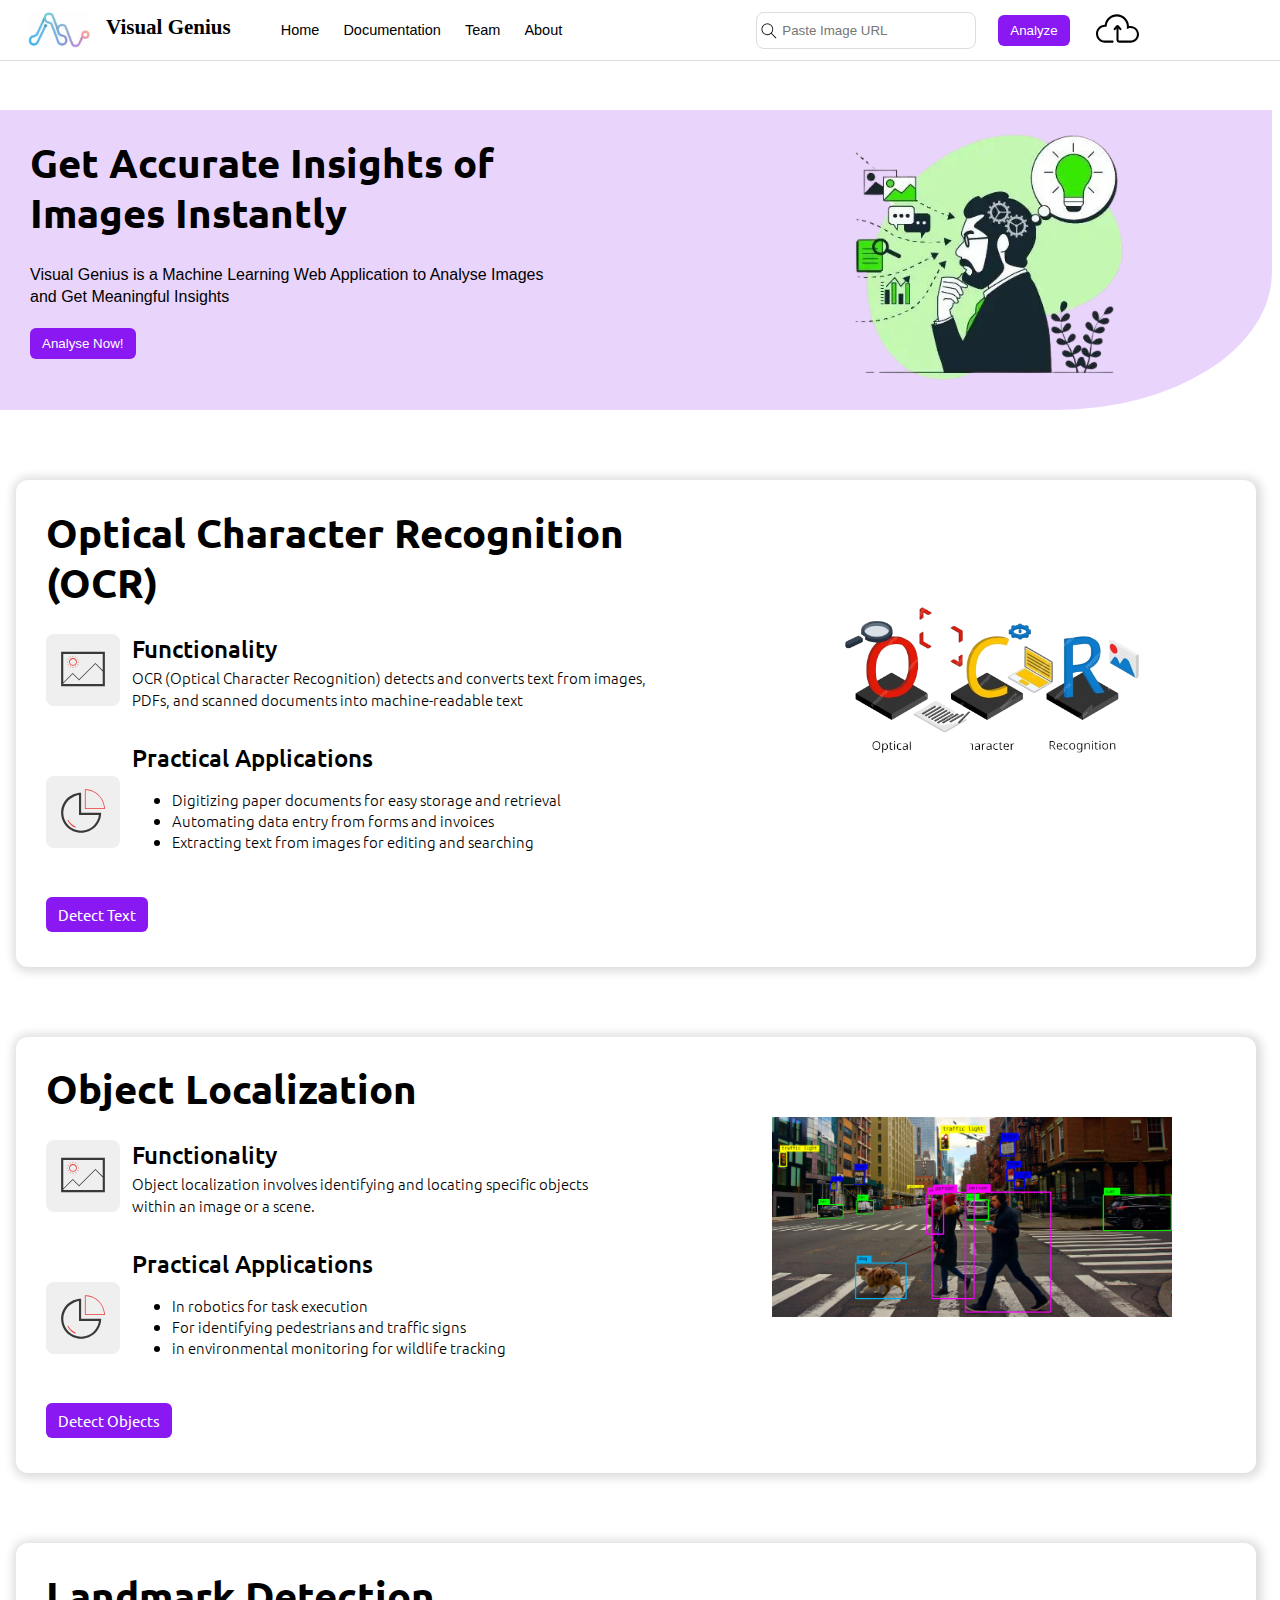
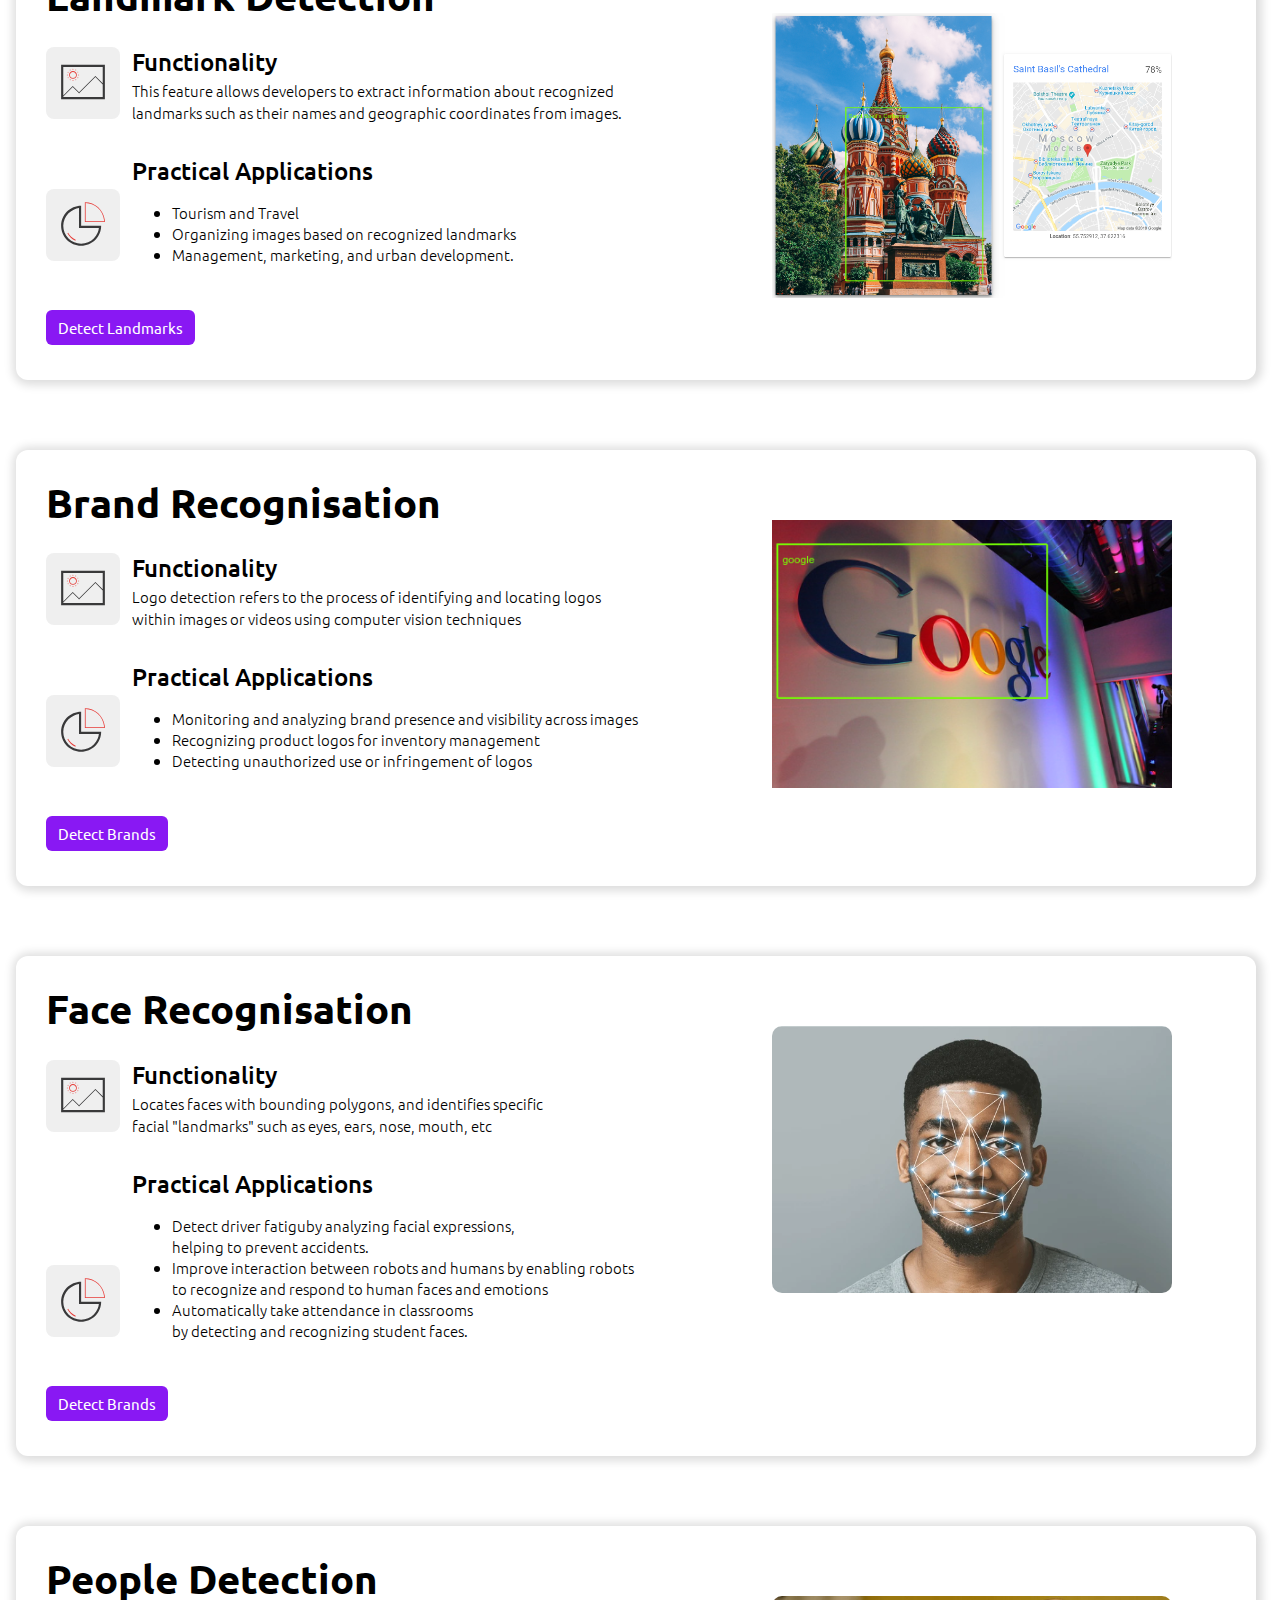
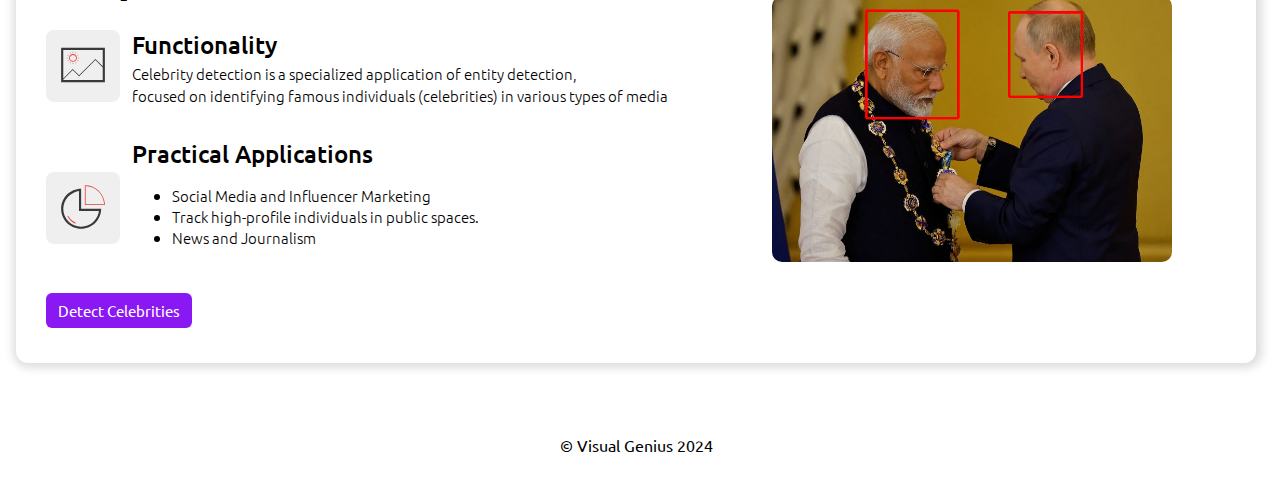
<file: Home/index.html>
<!DOCTYPE html>
<html lang="en">
<head>
  <meta charset="UTF-8">
  <meta name="viewport" content="width=device-width, initial-scale=1.0">
  <link rel="icon" href="VisualGenius.png" type="image/x-icon">
  <link rel="stylesheet" href="navbar.css">
  
  <title>Visual Genius</title>
</head>
<body>
  <style>
    @import url('https://fonts.googleapis.com/css2?family=Oswald:wght@200..700&family=Ubuntu:ital,wght@0,300;0,400;0,500;0,700;1,300;1,400;1,500;1,700&display=swap');
    </style>
  <nav>
    <div class="navhead">
     <div class="nav-logo">
      <img src="VisualGeniuslonly.png">
      <span class="logo-name">Visual Genius</span>
     </div class="navli">
      <ul class="nav-links">
        <li class="tech">
          Home
        </li class="tech">
        <li class="tech">
          Documentation
        </li>
        <li>
          Team
        </li>
        <li>About</li>
      </ul>
      <div class="nav-search">
        <form >
          <input type="search" placeholder="Paste Image URL" class="navsrch" >
          <input type="submit" class="analyze" value="Analyze"> 
          <div style="position: absolute;
          top: 9.2px;
          left: 38px;">
            <img src="search.svg" width="20px;">
          </div>
        </form>
            </div>
            <button style="background-color: white; border: none;"><img class="upbt" src="cloud-upload-signal-svgrepo-com.svg"></button>
            </div>
  </nav>
<main>
<div class="intro-container">
<div class="vertical1">
  <div class="hor1">
   <h1>Get Accurate Insights of</br>Images Instantly </h1>
  </div>
  <div class="hor2">
    <span>Visual Genius is a Machine Learning Web Application to Analyse Images </br>and Get Meaningful Insights </span>
  </div>
  <div class="hor3">
    <button class="analyzze"> Analyse Now!</button>
  </div>
</div>
<div class="vertical2">
  <img src="bodyanaliserimg-removebg-preview.png" width="320px">
</div>
</div>
<div class="fea1">
  <div class="verticalf11 ">
    <div class="horf11">
     <h1>Optical Character Recognition</br>(OCR) </h1>
    </div>
    <div class="horf12">
      <div class="horf12-V1">
        <img  src="photo-svgrepo-com.svg">
      </div>
<div class="horf12-V2" >
  <div class="horf12-V2-h1">Functionality</div>
  <div class="horf12-V2-h2">OCR (Optical Character Recognition) detects and converts text from images,</br> PDFs, and scanned documents into machine-readable text</div>    
</div>
    
  </div>


    <div class="horf13">
      <div class="horf13-V1">
        <img  src="pie-chart-svgrepo-com.svg">
      <div class="horf13-V2">
      <div class="horf13-V2-h1">Practical Applications</div>
  <div class="horf13-V2-h2">
    <ul>
      <li>
        Digitizing paper documents for easy storage and retrieval
      </li>
      <li>
        Automating data entry from forms and invoices
      </li>
      <li>
        Extracting text from images for editing and searching
      </li>
    </ul>
  </div> 
</div> 
    </div>
  </div>
 <a href="#"><button class="ocrbt">Detect Text</button></a>
  </div>
  <div class="verticalf12">
    <img src="960x0-removebg-preview.png" width="350px">
  </div>
</div>
<div class="fea1">
  <div class="verticalf21 ">
    <div class="horf11">
     <h1>Object Localization </h1>
    </div>
    <div class="horf12">
      <div class="horf12-V1">
        <img  src="photo-svgrepo-com.svg">
      </div>
<div class="horf12-V2" >
  <div class="horf12-V2-h1">Functionality</div>
  <div class="horf12-V2-h2">Object localization involves identifying and locating specific objects</br> within an image or a scene. </div>    
</div>
    
  </div>


    <div class="horf13">
      <div class="horf13-V1">
        <img  src="pie-chart-svgrepo-com.svg">
      <div class="horf13-V2">
      <div class="horf13-V2-h1">Practical Applications</div>
  <div class="horf13-V2-h2" ><ul>
    <li>
      In robotics for task execution
    </li>
    <li style="margin: 0;">For identifying pedestrians and traffic signs</li>
    <li>
      in environmental monitoring for wildlife tracking
    </li>
  </ul>
  </div> 
</div> 
    </div>
  </div>
 <a href="#"><button class="objectbt">Detect Objects</button></a>
  </div>
  <div class="verticalf22">
    <img src="object_detection_1.webp" width="400px">
  </div>
</div>
<div class="fea1">
  <div class="verticalf21 ">
    <div class="horf11">
     <h1>Landmark Detection</h1>
    </div>
    <div class="horf12">
      <div class="horf12-V1">
        <img  src="photo-svgrepo-com.svg">
      </div>
<div class="horf12-V2" >
  <div class="horf12-V2-h1">Functionality</div>
  <div class="horf12-V2-h2">This feature allows developers to extract information about recognized</br>  landmarks such as their names and geographic coordinates from images.</div>    
</div>
    
  </div>


    <div class="horf13">
      <div class="horf13-V1">
        <img  src="pie-chart-svgrepo-com.svg">
      <div class="horf13-V2">
      <div class="horf13-V2-h1">Practical Applications</div>
  <div class="horf13-V2-h2"><ul>
    <li>
      Tourism and Travel
    </li>
    <li>
      Organizing images based on recognized landmarks
    </li>
    <li>
      Management, marketing, and urban development.
    </li>
  </ul></div> 
</div> 
    </div>
  </div>
 <a href="#"><button class="objectbt">Detect Landmarks</button></a>
  </div>
  <div class="verticalf32">
    <img src="moscow.png" width="400px">
  </div>
  
</div>
<div class="fea1">
  <div class="verticalf21 ">
    <div class="horf11">
     <h1>Brand Recognisation</h1>
    </div>
    <div class="horf12">
      <div class="horf12-V1">
        <img  src="photo-svgrepo-com.svg">
      </div>
<div class="horf12-V2" >
  <div class="horf12-V2-h1">Functionality</div>
  <div class="horf12-V2-h2">Logo detection refers to the process of identifying and locating logos</br>within images or videos using computer vision techniques </div>    
</div>
    
  </div>


    <div class="horf13">
      <div class="horf13-V1">
        <img  src="pie-chart-svgrepo-com.svg">
      <div class="horf13-V2">
      <div class="horf13-V2-h1">Practical Applications</div>
  <div class="horf13-V2-h2"><ul>
    <li>
      Monitoring and analyzing brand presence and visibility across images
    </li>
    <li>
      Recognizing product logos for inventory management
    </li>
    <li>
      Detecting unauthorized use or infringement of logos
    </li>
  </ul></div> 
</div> 
    </div>
  </div>
 <a href="#"><button class="objectbt">Detect Brands</button></a>
  </div>
  <div class="verticalf42">
    <img src="logo_annotated.png" width="400px">
  </div>
</div>
<div class="fea1">
  <div class="verticalf21 ">
    <div class="horf11">
     <h1>Face Recognisation</h1>
    </div>
    <div class="horf12">
      <div class="horf12-V1">
        <img  src="photo-svgrepo-com.svg">
      </div>
<div class="horf12-V2" >
  <div class="horf12-V2-h1">Functionality</div>
  <div class="horf12-V2-h2">Locates faces with bounding polygons, and identifies specific</br> facial "landmarks" such as eyes, ears, nose, mouth, etc </div>    
</div>
  </div>
    <div class="horf13">
      <div class="horf13-V1">
        <img  src="pie-chart-svgrepo-com.svg">
      <div class="horf13-V2">
      <div class="horf13-V2-h1">Practical Applications</div>
  <div class="horf13-V2-h2"><ul>
    <li>
      Detect driver fatiguby analyzing facial expressions,</br> helping to prevent accidents.
    </li>
    <li>
      Improve interaction between robots and humans by enabling robots</br> to recognize and respond to human faces and emotions
    </li>
    <li>
      Automatically take attendance in classrooms</br> by detecting and recognizing student faces.
    </li>
  </ul></div> 
</div> 
    </div>
  </div>
 <a href="#"><button class="objectbt">Detect Brands</button></a>
  </div>
  <div class="verticalf42">
    <img style="border-radius: 10px;" src="Facial Recognition Man Header.webp" width="400px">
  </div>
</div>
<div class="fea1">
  <div class="verticalf21 ">
    <div class="horf11">
     <h1>People Detection</h1>
    </div>
    <div class="horf12">
      <div class="horf12-V1">
        <img  src="photo-svgrepo-com.svg">
      </div>
<div class="horf12-V2" >
  <div class="horf12-V2-h1">Functionality</div>
  <div class="horf12-V2-h2">Celebrity detection is a specialized application of entity detection,<br> focused on identifying famous individuals (celebrities) in various types of media </div>    
</div>
  </div>
    <div class="horf13">
      <div class="horf13-V1">
        <img  src="pie-chart-svgrepo-com.svg">
      <div class="horf13-V2">
      <div class="horf13-V2-h1">Practical Applications</div>
  <div class="horf13-V2-h2"><ul>
    <li>
      Social Media and Influencer Marketing
    </li>
    <li>
      Track high-profile individuals in public spaces.
    </li>
    <li>
      News and Journalism
    </li>
  </ul></div> 
</div> 
    </div>
  </div>
 <a href="#"><button class="objectbt">Detect Celebrities</button></a>
  </div>
  <div class="verticalf42">
    <img style="border-radius: 10px;" src="modiji.png" width="400px">
  </div>
</div>
</div>
</main>
<div style="margin-top: 72px; text-align: center; margin-bottom:22px; ">&#169 Visual Genius 2024</div>
</body>
</html>
</file>
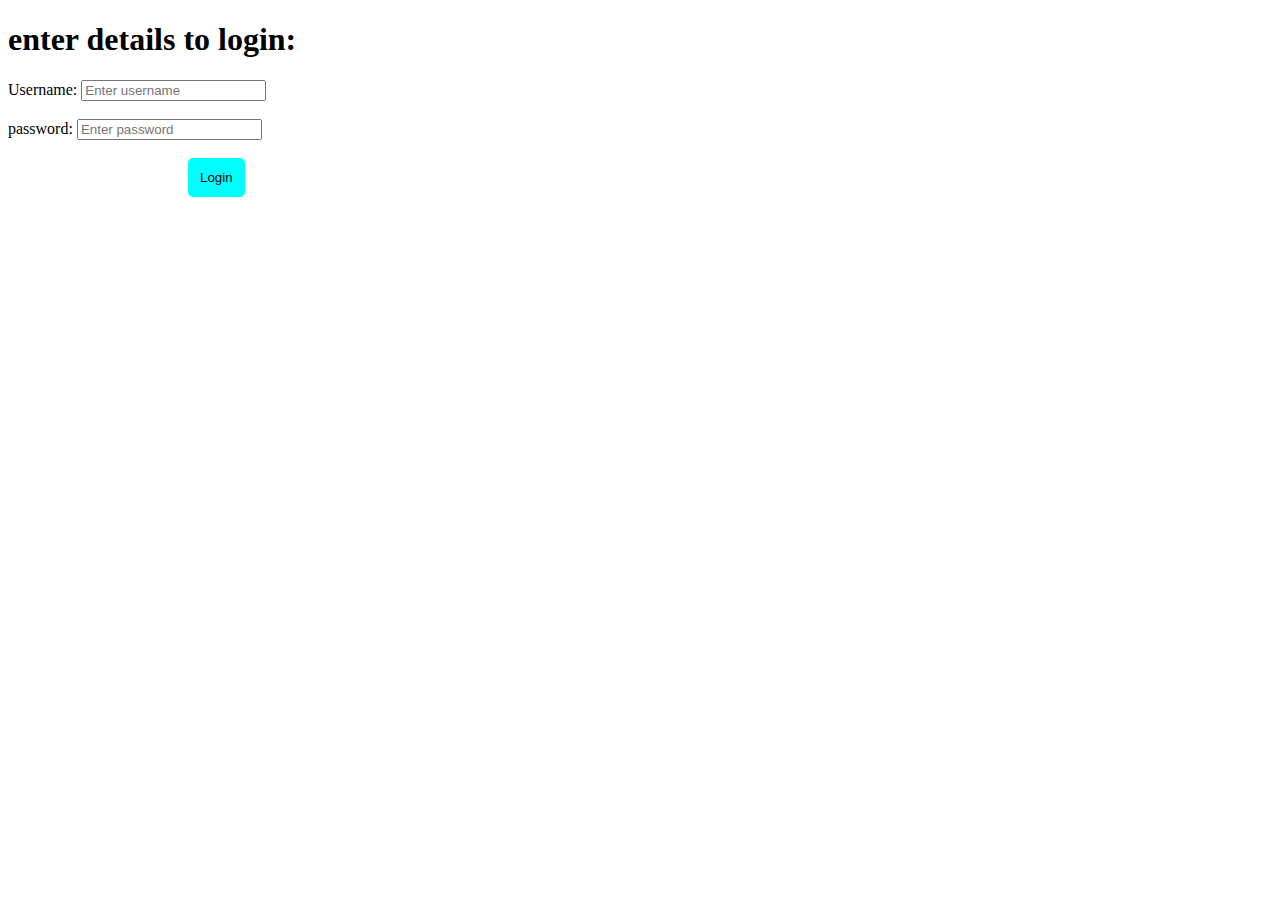
<file: Home/basicform.html>
<!DOCTYPE html>
<html>
  <head>
    <title>login</title>
   <link rel="stylesheet" href="style2.css">
  </head>
  
  <body>
<h1>enter details to login:</h1>
<form>
  <label for="2">Username:</label>
  <input type="text" id="2" placeholder="Enter username">
  <br>
  <br>
  <label for="3">password:</label>
  <input type="text" id="3" placeholder="Enter password">
  <br>
  <br>

  <button name="btt">Login</button>
  
</form>
  </body>
  <style>
    
  </style>
</html>
</file>
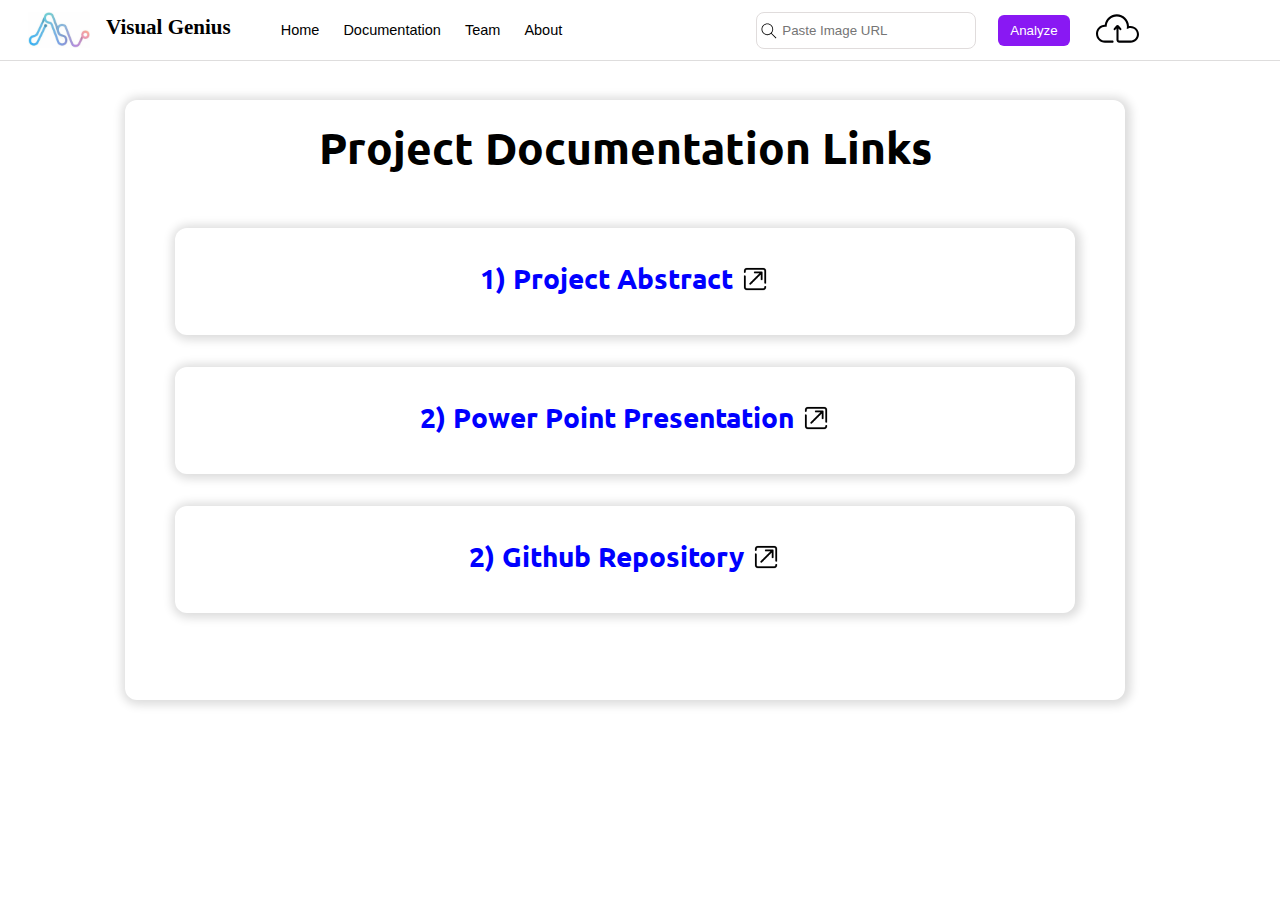
<file: Home/documentation.html>
<!DOCTYPE html>
<html lang="en">
<head>
  <meta charset="UTF-8">
  <meta name="viewport" content="width=device-width, initial-scale=1.0">
  <link rel="icon" href="VisualGenius.png" type="image/x-icon">
  <link rel="stylesheet" href="navbar.css">
  
  <title>Visual Genius - Documentation</title>
</head>
<body>
  <style>
    @import url('https://fonts.googleapis.com/css2?family=Oswald:wght@200..700&family=Ubuntu:ital,wght@0,300;0,400;0,500;0,700;1,300;1,400;1,500;1,700&display=swap');
    .content1
    {
     
     font-family: "Ubuntu";
     margin-top: 100px;
     text-align: center;
     vertical-align: middle;
     -webkit-box-shadow: 1.5px 1px 10px 4px #dddddd;
     -moz-box-shadow: 1.5px 1px 10px 4px #dddddd;
     box-shadow: 1.5px 1px 10px 4px #dddddd;
     border-radius: 12px;
     width: 1000px;
     height: 600px;
     margin-left: 125px;

    }
    .element
{ 
    margin-left: 50px;
    margin-right: 50px;
    -webkit-box-shadow: 1.5px 1px 10px 4px #dddddd;
    -moz-box-shadow: 1.5px 1px 10px 4px #dddddd;
    box-shadow: 1.5px 1px 10px 4px #dddddd;
    border-radius: 12px;
    font-weight: 700;
    font-size: 28px;
    color: blue;
    margin-bottom: 16px;
    vertical-align: middle;
    padding:24px;
    margin-top: 32px;
    margin-bottom: 2px;
    cursor: pointer;
    transition: transform 0.3s ease, box-shadow 0.3s ease;
  
    }
    .element:hover
    {
      transform: translateY(-5px);
    box-shadow: 0 8px 20px rgba(0, 0, 0, 0.15);
    }
    .link:hover
    {
      
    }
    .listof
    {
      font-size: 44px;
      padding: 20px;
      font-weight: bold;
    }
    .link
    {
      font-size: large;
      color: black;
      margin-bottom: 12px;
      margin-top: 12px;
      display: inline-block;
      vertical-align: middle;
      cursor: pointer;
    }
    </style>
  <nav>
    <div class="navhead">
     <div class="nav-logo">
      <img src="VisualGeniuslonly.png">
      <span class="logo-name">Visual Genius</span>
     </div class="navli">
      <ul class="nav-links">
        <li>
          Home
        </li>
        <li>
          Documentation
        </li>
        <li>
          Team
        </li>
        <li>About</li>
      </ul>
      <div class="nav-search">
        <form >
          <input type="search" placeholder="Paste Image URL" class="navsrch" >
          <input type="submit" class="analyze" value="Analyze"> 
          <div style="position: absolute;
          top: 9.2px;
          left: 38px;">
            <img src="search.svg" width="20px;">
          
          </div>
        </form>
            </div>
            <button style="background-color: white; border: none;"><img class="upbt" src="cloud-upload-signal-svgrepo-com.svg"></button>
            </div>
  </nav>
  <div class="content1">
    <div class="listof">Project Documentation Links</div>
    <div class="element">1) Project Abstract
      <div class="link"><a><img style="width: 30px;" src="icons8-linking-48.png"></a></div>
    </div>
    <div class="element">2) Power Point Presentation
      <div class="link"><a><img style="width: 30px;" src="icons8-linking-48.png"></a></div>
    </div>
    <div class="element">2) Github Repository
      <div class="link"><a><img style="width: 30px;" src="icons8-linking-48.png"></a></div>
    </div>
  </div>
</body>
</html>
</file>
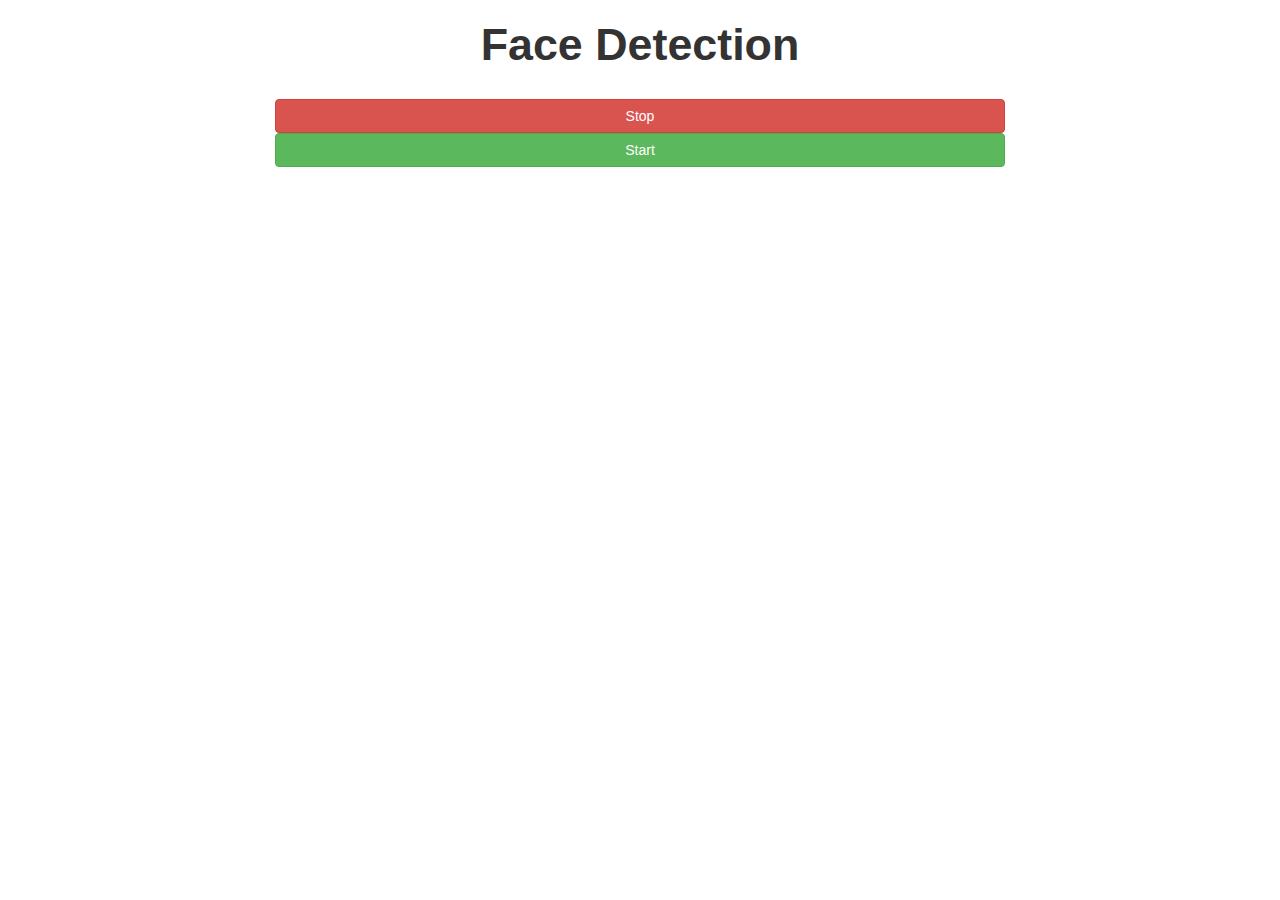
<file: templates/face_detect2.html>
<!DOCTYPE html>
<html>
 <link rel="stylesheet" href="https://maxcdn.bootstrapcdn.com/bootstrap/3.4.1/css/bootstrap.min.css">
 <title>Face Detection</title>
<style>
h2
{
padding-bottom:20px;
font-weight: 600;
font-size: 3.2em
}
</style>
  <body>
    <div class="container"><center><h2>Face Detection</h2></center>
      <div class="col-lg-offset-2 col-lg-8">
        <center><form  class="form-inline" action = "/stop" method = "post" enctype="multipart/form-data">
          <input type = "submit" class="btn btn-danger btn-md btn-block" value="Stop">
             </form></center>
                <center><form  class="form-inline" action = "/start" method = "post" enctype="multipart/form-data">
          <input type = "submit" class="btn btn-success btn-md btn-block" value="Start">
             </form></center><br></div>
                    </div>
    </body>
</html>
</file>
<file: Home/navbar.css>
body{
  margin-top: 65px;
  margin-left: 0px;
 
  font-family: "Ubuntu";
}

.navhead
{
  height: 60px;
  position: fixed;
  display: flex;
  flex-direction: row;
  background-color: white;
  align-items: center;
  border-bottom: solid 1.25px rgb(222, 221, 221);
  top: 0;
  right: 0;
  left: 0;
  z-index: 8;

}
.nav-logo img{
  width: 62px;
  margin-left: 16px;
  vertical-align: middle;
}
.nav-logo
{
  margin-left: 12px;
  display:inline-block;
}
.logo-name
{
  font-family: "Playwrite GB S", cursive;
  font-weight: bold;
  font-size: 21px;
   margin-left:12px;
}
.nav-links
{

  list-style-type: none;
  padding: 0px;
  margin: 50px;
  overflow: hidden;
  display: inline-block;
}
.nav-links li{
  float: left;
  font-family: Arial, Helvetica, sans-serif;
  font-weight: 500;
  font-size: 14.5px;
  margin-right: 24px;
  transition: font-size 0.15s;
  cursor: pointer;
}
.nav-links li:hover
{
 text-decoration: underline;
 text-underline-offset: 200;
 text-underline-position: below;
 color: rgb(137, 24, 243);
 font-size: 15px;
}


.navsrch {
  padding-top: 10px;
  padding-bottom: 10px;
  padding-left: 25px;
  position: relative;
   border: solid 1.4px rgb(224, 220, 220);
   border-radius: 8px;
   width: 220px;
   margin-left: 35px;
}
.nav-search
{
  position: relative;
  margin-left:85px;

}

.analyze
{
  padding-top: 8px;
  padding-bottom: 8px;
  padding-left: 12px;
  padding-right: 12px;
  border: none;
  color: white;
  margin-left: 18px;
  border-radius: 6px;
  background-color: rgb(137, 24, 243);
  transition: all 0.25s;
  cursor: pointer;;
}
.analyze:hover
{
  background-color: white;
  color: black;
  border: solid 1.4px rgb(224, 220, 220);
  border-radius: 8px;
}
.intro-container
{
background-color: rgb(233, 213, 252);
height: 300px;
margin-top: 110px;
border-radius: 25% 25% 17% 25% / 0% 0% 46% 0%;

display: flex;
flex-direction: row;
justify-content: space-around;
}
.vertical1
{
  
  width: 60%;
  padding-left: 30px;
 
}
.vertical2
{  width: 40%;
}
.vertical2 img{
  width: 340px;
  margin-top: -40px;
  margin-left: 40px;
  }
  
.upbt 
{
  width: 43px;
  margin-left: 20px;
}
.hor1
{ 
  font-family: "Ubuntu";
  line-height: 50px;
  font-size: 20px;
}
.hor2
{
  font-family: Arial, Helvetica, sans-serif;
  font-weight: 200;
  font-size: 16px;
  line-height: 22px;
}
.analyzze
{
  padding-top: 8px;
  padding-bottom: 8px;
  padding-left: 12px;
  padding-right: 12px;
  border: none;
  color: white;
  margin-top: 20px;
  border-radius: 6px;
  background-color: rgb(137, 24, 243);
  transition: all 0.25s;
  cursor: pointer;;
}
.analyzze:hover
{
  background-color: white;
  color: black;
  border: solid 1.4px rgb(224, 220, 220);
  border-radius: 8px;
}
.fea1
{
margin-top: 70px;
-webkit-box-shadow: 1.5px 1px 10px 4px #dddddd;
-moz-box-shadow: 1.5px 1px 10px 4px #dddddd;
box-shadow: 1.5px 1px 10px 4px #dddddd;
border-radius: 12px;
display: flex;
flex-direction: row;
justify-content: space-between;
margin-left: 16px;
margin-right: 16px;
}
.verticalf11
{ 
width: 60%;
padding-left: 30px; 
}
.verticalf12
{  width: 40%;
}
.verticalf12 img
{  
  margin-top: 60px;
  margin-left: 40px;
}
.horf11
{ 
  font-family: "Ubuntu";
  line-height: 50px;
  font-size: 20px;
}
.horf12
{
  font-family: Arial, Helvetica, sans-serif;
  font-weight: 200;
  font-size: 16px;
  line-height: 22px;
  margin-bottom: 30px;
}
.horf12-V1
{
display: inline-block;
}
.horf12-V1 img
{
  width: 50px;
 padding-bottom: 12px;
 padding-top: 10px;
 padding-left: 12px;
 padding-right: 12px;
 background-color: rgb(239, 239, 239);
 border-radius: 8px;
}
.horf13-V1 img
{
  width: 50px;
 padding-bottom: 12px;
 
 padding-top: 10px;
 padding-left: 12px;
 padding-right: 12px;
 background-color: rgb(239, 239, 239);
 border-radius: 8px;
 
}
.horf12-V2
{
display: inline-block;
margin-left: 8px;
}

.horf13-V2
{
  display: inline-block;
  padding-left: 8px;

}
.horf13-V1
{
  display: inline-block;

}

.horf12-V2-h1
{
  font-size: 24px;
  font-weight: 450;
  padding-bottom: 7px;
  font-family: "Ubuntu";
}
.horf12-V2-h2
{
  font-family: "Ubuntu";
  font-size: 15px;
  font-weight: 300;

}
.horf1-V2-h2
{
  font-family: "Ubuntu";
  font-size: 14px;
  font-weight: 300;
}
.horf13-V2-h1
{
  font-size: 24px;
  font-weight: 450;
 
  font-family: "Ubuntu";
}
.horf13-V2-h2
{
  font-family: "Ubuntu";
  font-size: 15px;

  padding-top: -56px;
  font-weight: 300;
}
.ocrbt
{
  padding-top: 8px;
  padding-bottom: 8px;
  padding-left: 12px;
  padding-right: 12px;
  border: none;
  color: white;
  font-size: 15px;
  margin-top: 30px;
  margin-bottom: 35px;
  border-radius: 6px;
  font-family: "Ubuntu";
  background-color: rgb(137, 24, 243);
  transition: all 0.25s;
  cursor: pointer;
  
}
.ocrbt:hover
{
  background-color: white;
  color: black;

  border-radius: 8px;
}
.objectbt{
  padding-top: 8px;
  padding-bottom: 8px;
  padding-left: 12px;
  padding-right: 12px;
  border: none;
  color: white;
  font-size: 15px;
  margin-top: 30px;
  margin-bottom: 35px;
  border-radius: 6px;
  font-family: "Ubuntu";
  background-color: rgb(137, 24, 243);
  transition: all 0.25s;
  cursor: pointer;
  
}
.objectbt:hover
{
  background-color: white;
  color: black;

  border-radius: 8px;
}


.verticalf22 img
{
 margin-top: 80px;
 margin-right:60px;
  
}
.verticalf22{
  width: 40%;

}
.verticalf32 img
{
 margin-top: 70px;
 margin-right:60px;
  
}
.verticalf32{
  width: 40%;
  
}
.verticalf42 img
{
 margin-top: 70px;
 margin-right:60px;
  
}
.verticalf42{
  width: 40%;

}
.verticalf21
{
  width: 60%;
  padding-left: 30px; 
}
</file>
<file: Home/style2.css>
button
    {
      padding: 12px; 
      color: black;
      background-color: aqua; 
      border: none; 
      border-radius: 5px; 
      margin-left: 180px;
      cursor: pointer;
    }
button:hover{
  border: solid;
  background-color: aquamarine;
}
</file>
